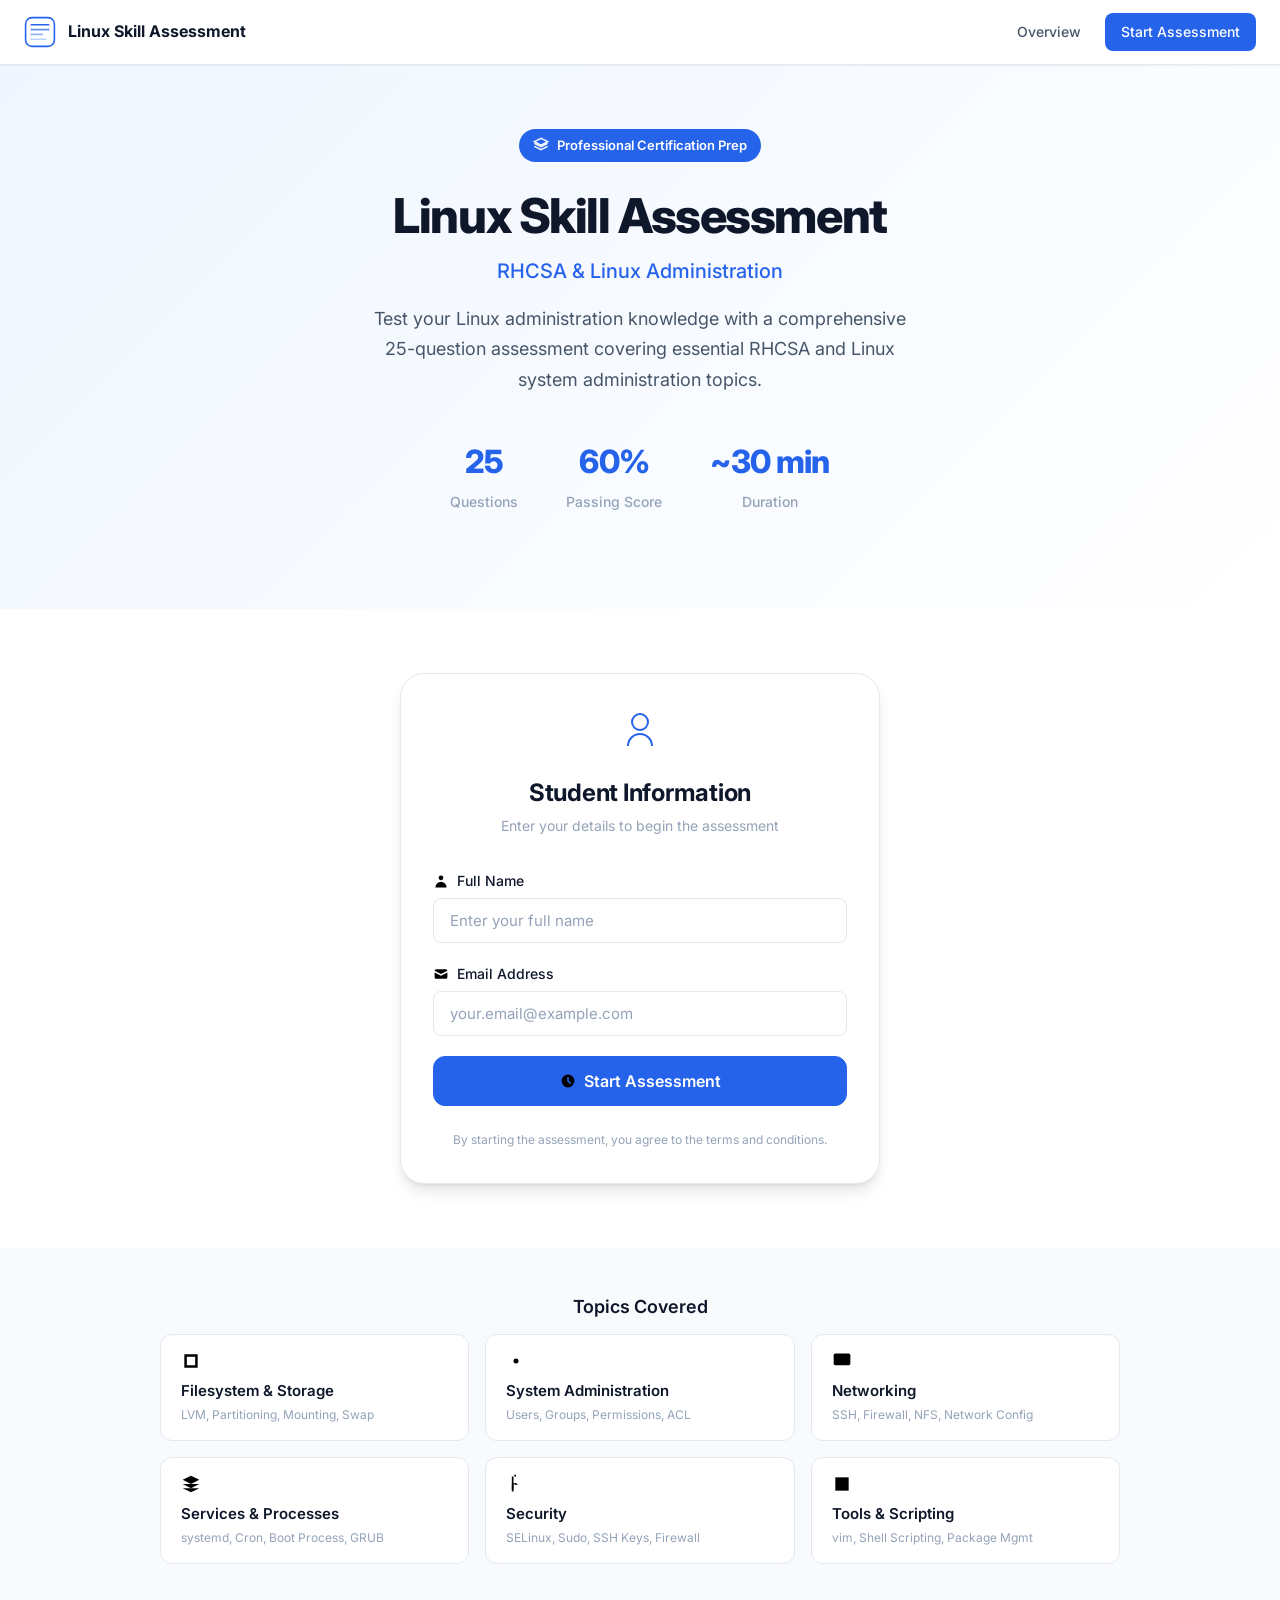
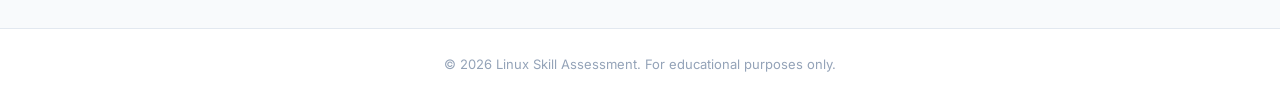
<file: index.html>
<!DOCTYPE html>
<html lang="en">
<head>
    <meta charset="UTF-8">
    <meta name="viewport" content="width=device-width, initial-scale=1.0">
    <title>Linux Skill Assessment - RHCSA & Linux Administration</title>
    <link rel="stylesheet" href="css/style.css">
    <link rel="preconnect" href="https://fonts.googleapis.com">
    <link rel="preconnect" href="https://fonts.gstatic.com" crossorigin>
    <link href="https://fonts.googleapis.com/css2?family=Inter:wght@300;400;500;600;700;800&family=JetBrains+Mono:wght@400;500&display=swap" rel="stylesheet">
    <link rel="icon" href="data:image/svg+xml,<svg xmlns='http://www.w3.org/2000/svg' viewBox='0 0 100 100'><rect width='100' height='100' rx='20' fill='%23f8fafc'/><text y='.9em' font-size='80' x='50%' text-anchor='middle' fill='%232563eb'>🐧</text></svg>">
</head>
<body>
    <header class="header">
        <div class="header-content">
            <div class="logo">
                <svg viewBox="0 0 40 40" class="logo-icon">
                    <rect x="2" y="2" width="36" height="36" rx="8" fill="none" stroke="currentColor" stroke-width="2"/>
                    <rect x="8" y="10" width="24" height="2" rx="1" fill="currentColor"/>
                    <rect x="8" y="16" width="24" height="2" rx="1" fill="currentColor" opacity="0.7"/>
                    <rect x="8" y="22" width="16" height="2" rx="1" fill="currentColor" opacity="0.5"/>
                    <rect x="8" y="28" width="20" height="2" rx="1" fill="currentColor" opacity="0.3"/>
                </svg>
                <span class="logo-text">Linux Skill Assessment</span>
            </div>
            <nav class="nav">
                <a href="#" class="nav-link">Overview</a>
                <a href="#form-section" class="nav-link nav-link-cta">Start Assessment</a>
            </nav>
        </div>
    </header>

    <main class="main">
        <section class="hero">
            <div class="hero-content">
                <div class="badge">
                    <svg viewBox="0 0 24 24" class="badge-icon">
                        <path d="M12 2L2 7l10 5 10-5-10-5zM2 9.5l10 5 10-5M2 14l10 5 10-5" fill="none" stroke="currentColor" stroke-width="2"/>
                    </svg>
                    Professional Certification Prep
                </div>
                <h1 class="hero-title">Linux Skill Assessment</h1>
                <p class="hero-subtitle">RHCSA & Linux Administration</p>
                <p class="hero-description">
                    Test your Linux administration knowledge with a comprehensive 25-question assessment covering essential RHCSA and Linux system administration topics.
                </p>
                <div class="hero-stats">
                    <div class="stat">
                        <span class="stat-number">25</span>
                        <span class="stat-label">Questions</span>
                    </div>
                    <div class="stat">
                        <span class="stat-number">60%</span>
                        <span class="stat-label">Passing Score</span>
                    </div>
                    <div class="stat">
                        <span class="stat-number">~30 min</span>
                        <span class="stat-label">Duration</span>
                    </div>
                </div>
            </div>
        </section>

        <section id="form-section" class="form-section">
            <div class="form-card">
                <div class="form-header">
                    <svg viewBox="0 0 48 48" class="form-icon">
                        <circle cx="24" cy="16" r="8" fill="none" stroke="currentColor" stroke-width="2"/>
                        <path d="M12 40c0-6.627 5.373-12 12-12s12 5.373 12 12" fill="none" stroke="currentColor" stroke-width="2"/>
                    </svg>
                    <h2>Student Information</h2>
                    <p>Enter your details to begin the assessment</p>
                </div>
                <form id="student-form" class="student-form">
                    <div class="form-group">
                        <label for="full-name">
                            <svg viewBox="0 0 20 20" class="label-icon">
                                <path fill-rule="evenodd" d="M10 9a3 3 0 100-6 3 3 0 000 6zm-7 9a7 7 0 1114 0H3z" clip-rule="evenodd"/>
                            </svg>
                            Full Name
                        </label>
                        <input type="text" id="full-name" name="full-name" placeholder="Enter your full name" required autocomplete="name">
                        <span class="error-message" id="name-error">Please enter your full name</span>
                    </div>
                    <div class="form-group">
                        <label for="email">
                            <svg viewBox="0 0 20 20" class="label-icon">
                                <path d="M2.003 5.884L10 9.882l7.997-3.998A2 2 0 0016 4H4a2 2 0 00-1.997 1.884z"/>
                                <path d="M18 8.118l-8 4-8-4V14a2 2 0 002 2h12a2 2 0 002-2V8.118z"/>
                            </svg>
                            Email Address
                        </label>
                        <input type="email" id="email" name="email" placeholder="your.email@example.com" required autocomplete="email">
                        <span class="error-message" id="email-error">Please enter a valid email address</span>
                    </div>
                    <button type="submit" class="btn btn-primary btn-lg">
                        <svg viewBox="0 0 20 20" class="btn-icon">
                            <path fill-rule="evenodd" d="M10 18a8 8 0 100-16 8 8 0 000 16zm1-12a1 1 0 10-2 0v4a1 1 0 00.293.707l2.828 2.829a1 1 0 101.415-1.415L11 9.586V6z" clip-rule="evenodd"/>
                        </svg>
                        Start Assessment
                    </button>
                </form>
                <div class="form-footer">
                    <p>By starting the assessment, you agree to the terms and conditions.</p>
                </div>
            </div>
        </section>

        <section class="topics-section">
            <h3 class="section-title">Topics Covered</h3>
            <div class="topics-grid">
                <div class="topic-card">
                    <svg viewBox="0 0 24 24" class="topic-icon">
                        <path d="M4 4h16v16H4V4zm3 3v10h10V7H7z"/>
                    </svg>
                    <span>Filesystem & Storage</span>
                    <small>LVM, Partitioning, Mounting, Swap</small>
                </div>
                <div class="topic-card">
                    <svg viewBox="0 0 24 24" class="topic-icon">
                        <circle cx="12" cy="12" r="3"/>
                        <path d="M12 1v4M12 19v4M1 12h4M19 12h4"/>
                    </svg>
                    <span>System Administration</span>
                    <small>Users, Groups, Permissions, ACL</small>
                </div>
                <div class="topic-card">
                    <svg viewBox="0 0 24 24" class="topic-icon">
                        <rect x="2" y="3" width="20" height="14" rx="2"/>
                        <path d="M8 21h8M12 17v4"/>
                    </svg>
                    <span>Networking</span>
                    <small>SSH, Firewall, NFS, Network Config</small>
                </div>
                <div class="topic-card">
                    <svg viewBox="0 0 24 24" class="topic-icon">
                        <path d="M12 2L2 7l10 5 10-5-10-5z"/>
                        <path d="M2 12l10 5 10-5"/>
                        <path d="M2 17l10 5 10-5"/>
                    </svg>
                    <span>Services & Processes</span>
                    <small>systemd, Cron, Boot Process, GRUB</small>
                </div>
                <div class="topic-card">
                    <svg viewBox="0 0 24 24" class="topic-icon">
                        <path d="M9 11H7v2h2v-1h1v-1z"/>
                        <path d="M13 11h-2v2h2v-1h1v1h-1v1z"/>
                        <path d="M9 13H7v6h2v-6h1v-2h2v2h-1z"/>
                        <path d="M9 3H7v18h2V3h1V1h2V3h-1z"/>
                    </svg>
                    <span>Security</span>
                    <small>SELinux, Sudo, SSH Keys, Firewall</small>
                </div>
                <div class="topic-card">
                    <svg viewBox="0 0 24 24" class="topic-icon">
                        <path d="M4 4h16v16H4V4z"/>
                        <path d="M9 4v16M15 4v16M4 9h16M4 15h16"/>
                    </svg>
                    <span>Tools & Scripting</span>
                    <small>vim, Shell Scripting, Package Mgmt</small>
                </div>
            </div>
        </section>
    </main>

    <footer class="footer">
        <div class="footer-content">
            <p>&copy; 2026 Linux Skill Assessment. For educational purposes only.</p>
        </div>
    </footer>

    <script src="js/questions.js"></script>
    <script src="js/app.js"></script>
</body>
</html>
</file>
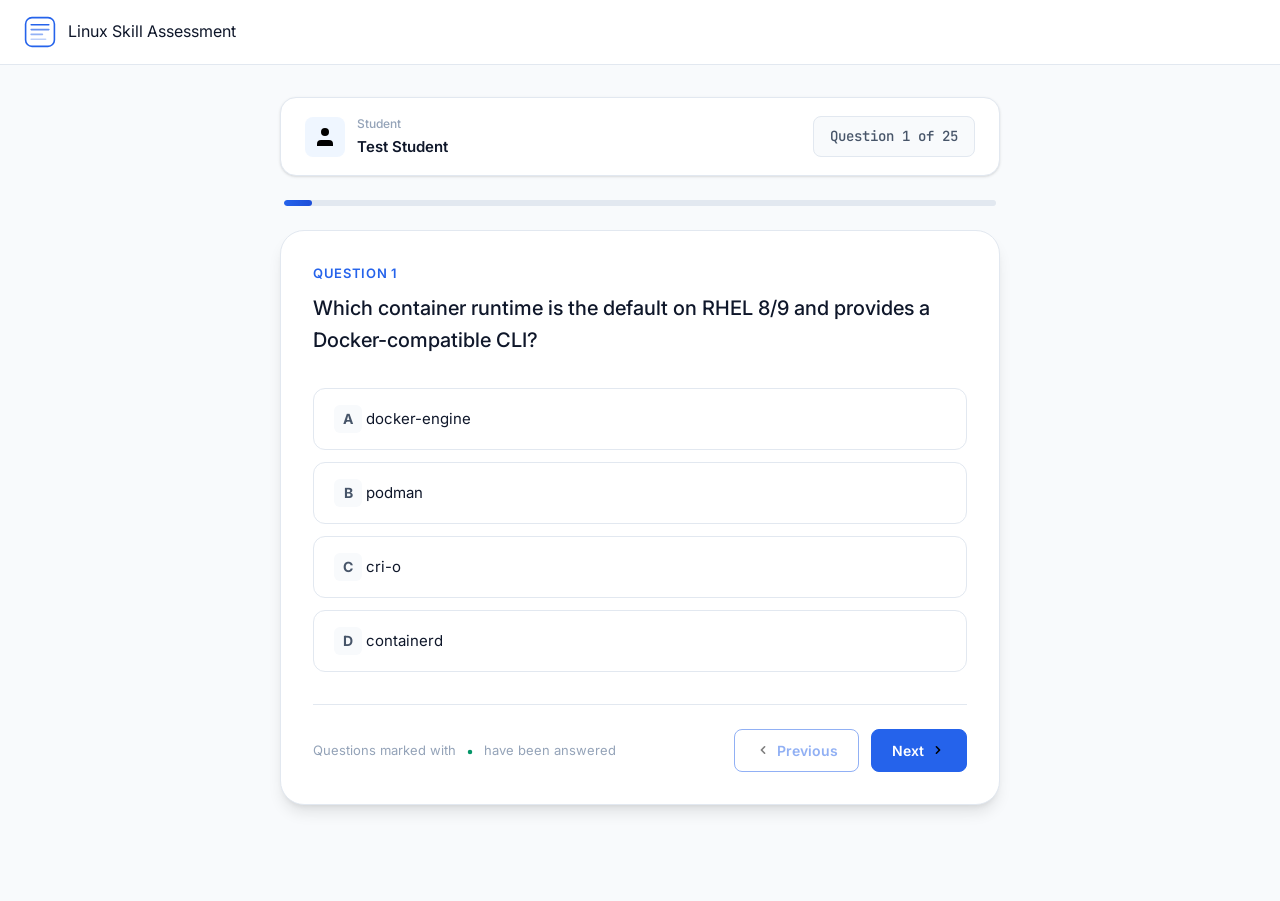
<file: quiz.html>
<!DOCTYPE html>
<html lang="en">
<head>
    <meta charset="UTF-8">
    <meta name="viewport" content="width=device-width, initial-scale=1.0">
    <title>Linux Skill Assessment - Exam</title>
    <link rel="stylesheet" href="css/style.css">
    <link rel="preconnect" href="https://fonts.googleapis.com">
    <link rel="preconnect" href="https://fonts.gstatic.com" crossorigin>
    <link href="https://fonts.googleapis.com/css2?family=Inter:wght@300;400;500;600;700;800&family=JetBrains+Mono:wght@400;500&display=swap" rel="stylesheet">
    <link rel="icon" href="data:image/svg+xml,<svg xmlns='http://www.w3.org/2000/svg' viewBox='0 0 100 100'><rect width='100' height='100' rx='20' fill='%23f8fafc'/><text y='.9em' font-size='80' x='50%' text-anchor='middle' fill='%232563eb'>🐧</text></svg>">
</head>
<body>
    <header class="exam-header">
        <div class="header-content">
            <div class="logo">
                <svg viewBox="0 0 40 40" class="logo-icon">
                    <rect x="2" y="2" width="36" height="36" rx="8" fill="none" stroke="currentColor" stroke-width="2"/>
                    <rect x="8" y="10" width="24" height="2" rx="1" fill="currentColor"/>
                    <rect x="8" y="16" width="24" height="2" rx="1" fill="currentColor" opacity="0.7"/>
                    <rect x="8" y="22" width="16" height="2" rx="1" fill="currentColor" opacity="0.5"/>
                    <rect x="8" y="28" width="20" height="2" rx="1" fill="currentColor" opacity="0.3"/>
                </svg>
                <span>Linux Skill Assessment</span>
            </div>
        </div>
    </header>

    <main class="exam-main">
        <div class="exam-container">
            <div class="exam-info-bar">
                <div class="student-info">
                    <div class="student-avatar" id="student-avatar">
                        <svg viewBox="0 0 24 24" class="avatar-icon">
                            <path d="M20 21v-2a4 4 0 00-4-4H8a4 4 0 00-4 4v2"/>
                            <circle cx="12" cy="7" r="4"/>
                        </svg>
                    </div>
                    <div class="student-details">
                        <span class="student-label">Student</span>
                        <span class="student-name" id="display-name">Loading...</span>
                    </div>
                </div>
                <div class="question-counter" id="question-counter">
                    Question 1 of 25
                </div>
            </div>

            <div class="progress-container">
                <div class="progress-bar-bg">
                    <div class="progress-bar-fill" id="progress-bar-fill"></div>
                </div>
            </div>

            <div class="exam-card">
                <div class="question-area" id="question-area">
                    <div class="question-number" id="question-number">Question 1</div>
                    <div class="question-text" id="question-text">
                        Loading question...
                    </div>
                </div>

                <div class="options-container" id="options-container"></div>

                <div class="navigation-bar">
                    <div class="nav-info" id="nav-info">
                        <span class="nav-hint">Questions marked with <svg viewBox="0 0 16 16" class="nav-dot"><circle cx="8" cy="8" r="3" fill="currentColor"/></svg> have been answered</span>
                    </div>
                    <div class="nav-buttons">
                        <button type="button" class="btn btn-outline" id="prev-btn" disabled>
                            <svg viewBox="0 0 20 20" class="btn-icon">
                                <path fill-rule="evenodd" d="M12.707 5.293a1 1 0 010 1.414L9.414 10l3.293 3.293a1 1 0 01-1.414 1.414l-4-4a1 1 0 010-1.414l4-4a1 1 0 011.414 0z" clip-rule="evenodd"/>
                            </svg>
                            Previous
                        </button>
                        <button type="button" class="btn btn-primary" id="next-btn">
                            Next
                            <svg viewBox="0 0 20 20" class="btn-icon">
                                <path fill-rule="evenodd" d="M7.293 14.707a1 1 0 010-1.414L10.586 10 7.293 6.707a1 1 0 011.414-1.414l4 4a1 1 0 010 1.414l-4 4a1 1 0 01-1.414 0z" clip-rule="evenodd"/>
                            </svg>
                        </button>
                    </div>
                </div>
            </div>
        </div>
    </main>

    <script src="js/questions.js"></script>
    <script>
    // Quiz page logic - standalone (does NOT load app.js to avoid conflicts)
    (function() {
        'use strict';
        
        const displayName = document.getElementById('display-name');
        const questionNumber = document.getElementById('question-number');
        const questionText = document.getElementById('question-text');
        const questionCounter = document.getElementById('question-counter');
        const progressBarFill = document.getElementById('progress-bar-fill');
        const optionsContainer = document.getElementById('options-container');
        const prevBtn = document.getElementById('prev-btn');
        const nextBtn = document.getElementById('next-btn');
        
        // Get student info from localStorage (set by app.js after form submission on index.html)
        const storedName = localStorage.getItem('lsa_studentName');
        const storedEmail = localStorage.getItem('lsa_studentEmail');
        
        // Initialize state - use real student data if available, otherwise fallback for testing
        const state = {
            studentName: storedName || 'Test Student',
            studentEmail: storedEmail || 'student@example.com',
            questions: shuffleQuestions(QUESTIONS, true),
            currentIndex: 0,
            answers: {},
            isAnswerShuffled: true,
            isSubmitted: false
        };
        
        // Store quiz state in localStorage
        localStorage.setItem('lsa_questions', JSON.stringify(state.questions));
        localStorage.setItem('lsa_currentIndex', '0');
        localStorage.setItem('lsa_answers', JSON.stringify({}));
        
        displayName.textContent = state.studentName;
        
        function renderQuestion() {
            const question = state.questions[state.currentIndex];
            if (!question) return;
            
            questionNumber.textContent = `Question ${state.currentIndex + 1}`;
            questionText.textContent = question.question;
            questionCounter.textContent = `Question ${state.currentIndex + 1} of ${state.questions.length}`;
            
            const progress = ((state.currentIndex + 1) / state.questions.length) * 100;
            progressBarFill.style.width = `${progress}%`;
            
            // Update buttons
            prevBtn.disabled = state.currentIndex === 0;
            
            if (state.currentIndex === state.questions.length - 1) {
                nextBtn.innerHTML = `
                    Submit Assessment
                    <svg viewBox="0 0 20 20" class="btn-icon">
                        <path fill-rule="evenodd" d="M16.707 5.293a1 1 0 010 1.414l-8 8a1 1 0 01-1.414 0l-4-4a1 1 0 011.414-1.414L8 12.586l7.293-7.293a1 1 0 011.414 0z" clip-rule="evenodd"/>
                    </svg>
                `;
            } else {
                nextBtn.innerHTML = `
                    Next
                    <svg viewBox="0 0 20 20" class="btn-icon">
                        <path fill-rule="evenodd" d="M7.293 14.707a1 1 0 010-1.414L10.586 10 7.293 6.707a1 1 0 011.414-1.414l4 4a1 1 0 010 1.414l-4 4a1 1 0 01-1.414 0z" clip-rule="evenodd"/>
                    </svg>
                `;
            }
            
            // Render options
            renderOptions(question);
        }
        
        function renderOptions(question) {
            optionsContainer.innerHTML = '';
            
            const markers = ['A', 'B', 'C', 'D'];
            
            for (let i = 0; i < question.options.length; i++) {
                const optionDiv = document.createElement('div');
                optionDiv.className = 'option not-selected';
                optionDiv.dataset.option = i.toString();
                
                const radioId = `option-${i}`;
                optionDiv.innerHTML = `
                    <input type="radio" name="answer" id="${radioId}" value="${i}">
                    <label for="${radioId}">
                        <span class="option-marker">${markers[i]}</span>
                        <span class="option-text" id="${radioId}-text">${question.options[i]}</span>
                    </label>
                `;
                
                // Check if previously selected
                if (state.answers[question.id] === i) {
                    optionDiv.classList.add('selected');
                }
                
                optionsContainer.appendChild(optionDiv);
            }
            
            // Add click handlers
            optionsContainer.querySelectorAll('.option').forEach(el => {
                el.addEventListener('click', function() {
                    const radio = this.querySelector('input[type="radio"]');
                    if (radio) {
                        radio.checked = true;
                        optionsContainer.querySelectorAll('.option').forEach(o => {
                            o.classList.remove('selected');
                            o.classList.add('not-selected');
                        });
                        this.classList.add('selected');
                        this.classList.remove('not-selected');
                        
                        const q = state.questions[state.currentIndex];
                        state.answers[q.id] = parseInt(radio.value, 10);
                    }
                });
            });
        }
        
        function goToNext() {
            if (state.currentIndex < state.questions.length - 1) {
                // Save current answer before moving
                saveAnswersToLocalStorage();
                state.currentIndex++;
                renderQuestion();
                window.scrollTo({ top: 0, behavior: 'smooth' });
            } else {
                // Submit
                submitAssessment();
            }
        }
        
        function goToPrevious() {
            if (state.currentIndex > 0) {
                // Save current answer before moving
                saveAnswersToLocalStorage();
                state.currentIndex--;
                renderQuestion();
                window.scrollTo({ top: 0, behavior: 'smooth' });
            }
        }
        
        function saveAnswersToLocalStorage() {
            localStorage.setItem('lsa_answers', JSON.stringify(state.answers));
        }
        
        function submitAssessment() {
            // Save state
            localStorage.setItem('lsa_currentIndex', state.currentIndex.toString());
            localStorage.setItem('lsa_answers', JSON.stringify(state.answers));
            
            // Calculate results
            let correct = 0;
            state.questions.forEach(q => {
                if (state.answers[q.id] === q.correctAnswer) {
                    correct++;
                }
            });
            
            const total = state.questions.length;
            const percentage = Math.round((correct / total) * 100);
            const passed = percentage >= 60;
            
            const assessmentDate = new Date().toLocaleString('en-US', {
                weekday: 'long',
                year: 'numeric',
                month: 'long',
                day: 'numeric',
                hour: '2-digit',
                minute: '2-digit'
            });
            
            const results = {
                studentName: state.studentName,
                studentEmail: state.studentEmail,
                assessmentDate: assessmentDate,
                totalQuestions: total,
                correctAnswers: correct,
                incorrectAnswers: total - correct,
                score: `${correct} / ${total}`,
                percentage: percentage,
                passed: passed
            };
            
            localStorage.setItem('lsa_results', JSON.stringify(results));
            localStorage.setItem('lsa_isSubmitted', 'true');
            
            window.location.href = 'result.html';
        }
        
        // Event listeners
        nextBtn.addEventListener('click', goToNext);
        prevBtn.addEventListener('click', goToPrevious);
        
        // Keyboard navigation
        document.addEventListener('keydown', function(e) {
            if (e.key === 'ArrowLeft') {
                goToPrevious();
            } else if (e.key === 'ArrowRight') {
                goToNext();
            } else if (e.key >= '1' && e.key <= '4') {
                const index = parseInt(e.key, 10) - 1;
                const radio = document.getElementById(`option-${index}`);
                if (radio) {
                    radio.checked = true;
                    radio.dispatchEvent(new Event('click'));
                }
            }
        });
        
        // Initial render
        renderQuestion();
    })();
    </script>
</body>
</html>
</file>
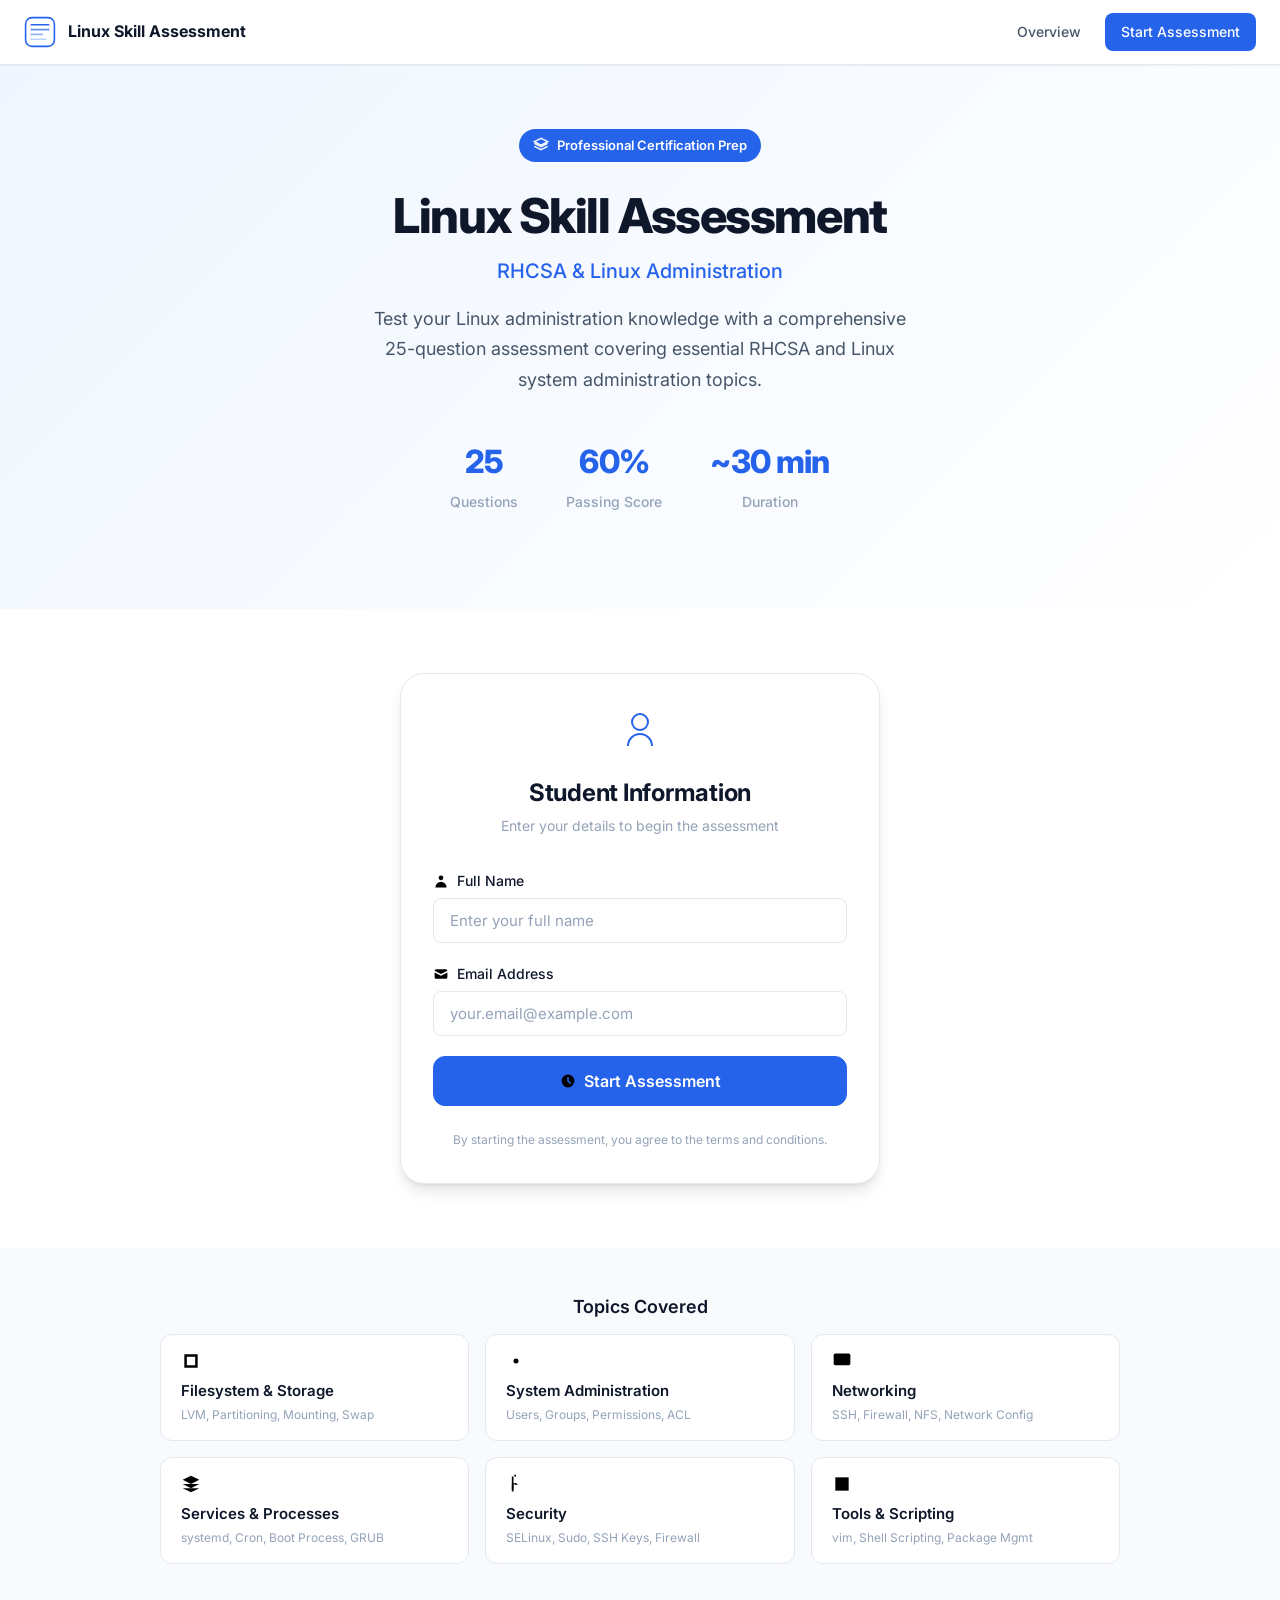
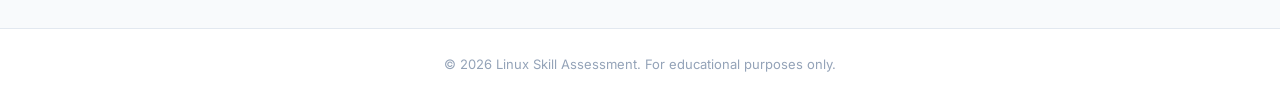
<file: result.html>
<!DOCTYPE html>
<html lang="en">
<head>
    <meta charset="UTF-8">
    <meta name="viewport" content="width=device-width, initial-scale=1.0">
    <title>Linux Skill Assessment - Results</title>
    <link rel="stylesheet" href="css/style.css">
    <link rel="preconnect" href="https://fonts.googleapis.com">
    <link rel="preconnect" href="https://fonts.gstatic.com" crossorigin>
    <link href="https://fonts.googleapis.com/css2?family=Inter:wght@300;400;500;600;700;800&family=JetBrains+Mono:wght@400;500&display=swap" rel="stylesheet">
    <link rel="icon" href="data:image/svg+xml,<svg xmlns='http://www.w3.org/2000/svg' viewBox='0 0 100 100'><rect width='100' height='100' rx='20' fill='%23f8fafc'/><text y='.9em' font-size='80' x='50%' text-anchor='middle' fill='%232563eb'>🐧</text></svg>">
</head>
<body>
    <header class="header">
        <div class="header-content">
            <div class="logo">
                <svg viewBox="0 0 40 40" class="logo-icon">
                    <rect x="2" y="2" width="36" height="36" rx="8" fill="none" stroke="currentColor" stroke-width="2"/>
                    <rect x="8" y="10" width="24" height="2" rx="1" fill="currentColor"/>
                    <rect x="8" y="16" width="24" height="2" rx="1" fill="currentColor" opacity="0.7"/>
                    <rect x="8" y="22" width="16" height="2" rx="1" fill="currentColor" opacity="0.5"/>
                    <rect x="8" y="28" width="20" height="2" rx="1" fill="currentColor" opacity="0.3"/>
                </svg>
                <span class="logo-text">Linux Skill Assessment</span>
            </div>
        </div>
    </header>

    <main class="result-main">
        <div class="result-container">
            <div class="result-card">
                <div class="result-header" id="result-header">
                    <div class="result-icon" id="result-icon">
                        <svg viewBox="0 0 48 48" class="result-svg icon-pass">
                            <circle cx="24" cy="24" r="22" fill="none" stroke="currentColor" stroke-width="2"/>
                            <path d="M14 28l6-6 6 6M14 20l6 6 6-6" stroke="currentColor" stroke-width="2" stroke-linecap="round" stroke-linejoin="round"/>
                        </svg>
                        <svg viewBox="0 0 48 48" class="result-svg icon-fail" style="display:none">
                            <circle cx="24" cy="24" r="22" fill="none" stroke="currentColor" stroke-width="2"/>
                            <path d="M16 16l16 16M32 16l-16 16" stroke="currentColor" stroke-width="3" stroke-linecap="round"/>
                        </svg>
                    </div>
                    <h2 class="result-title" id="result-title">EXAM COMPLETED</h2>
                    <div class="result-status" id="result-status">PASS</div>
                </div>

                <div class="result-body">
                    <div class="result-info">
                        <div class="info-row">
                            <span class="info-label">
                                <svg viewBox="0 0 20 20" class="info-icon">
                                    <path d="M20 21v-2a4 4 0 00-4-4H8a4 4 0 00-4 4v2"/>
                                    <circle cx="12" cy="7" r="4"/>
                                </svg>
                                Student Name
                            </span>
                            <span class="info-value" id="result-name">-</span>
                        </div>
                        <div class="info-row">
                            <span class="info-label">
                                <svg viewBox="0 0 20 20" class="info-icon">
                                    <path d="M2.003 5.884L10 9.882l7.997-3.998A2 2 0 0016 4H4a2 2 0 00-1.997 1.884z"/>
                                    <path d="M18 8.118l-8 4-8-4V14a2 2 0 002 2h12a2 2 0 002-2V8.118z"/>
                                </svg>
                                Email Address
                            </span>
                            <span class="info-value" id="result-email">-</span>
                        </div>
                        <div class="info-row">
                            <span class="info-label">
                                <svg viewBox="0 0 20 20" class="info-icon">
                                    <path fill-rule="evenodd" d="M10 18a8 8 0 100-16 8 8 0 000 16zm1-12a1 1 0 10-2 0v4a1 1 0 00.293.707l2.828 2.829a1 1 0 101.415-1.415L11 9.586V6z" clip-rule="evenodd"/>
                                </svg>
                                Assessment Date
                            </span>
                            <span class="info-value" id="result-date">-</span>
                        </div>
                        <div class="info-divider"></div>
                        <div class="info-row">
                            <span class="info-label">
                                <svg viewBox="0 0 20 20" class="info-icon">
                                    <path d="M9 2a1 1 0 000 2h2a1 1 0 100-2H9z"/>
                                    <path d="M3 5a2 2 0 012-2 3 3 0 003 3h6a3 3 0 003-3 2 2 0 012 2v6h2a1 1 0 100-2h-6V5z"/>
                                </svg>
                                Total Questions
                            </span>
                            <span class="info-value" id="result-total">25</span>
                        </div>
                        <div class="info-row">
                            <span class="info-label">
                                <svg viewBox="0 0 20 20" class="info-icon icon-correct">
                                    <path fill-rule="evenodd" d="M16.707 5.293a1 1 0 010 1.414l-8 8a1 1 0 01-1.414 0l-4-4a1 1 0 011.414-1.414L8 12.586l7.293-7.293a1 1 0 011.414 0z" clip-rule="evenodd"/>
                                </svg>
                                Correct Answers
                            </span>
                            <span class="info-value info-value-correct" id="result-correct">0</span>
                        </div>
                        <div class="info-row">
                            <span class="info-label">
                                <svg viewBox="0 0 20 20" class="info-icon icon-incorrect">
                                    <path fill-rule="evenodd" d="M4.293 4.293a1 1 0 011.414 0L10 8.586l4.293-4.293a1 1 0 111.414 1.414L11.414 10l4.293 4.293a1 1 0 01-1.414 1.414L10 11.414l-4.293 4.293a1 1 0 01-1.414-1.414L8.586 10 4.293 5.707a1 1 0 010-1.414z" clip-rule="evenodd"/>
                                </svg>
                                Incorrect Answers
                            </span>
                            <span class="info-value info-value-incorrect" id="result-incorrect">0</span>
                        </div>
                        <div class="info-divider"></div>
                        <div class="info-row info-row-highlight">
                            <span class="info-label">
                                <svg viewBox="0 0 20 20" class="info-icon">
                                    <path fill-rule="evenodd" d="M2 11a1 1 0 011-1h2a1 1 0 011 1v5a1 1 0 01-1 1H3a1 1 0 01-1-1v-5z"/>
                                    <path fill-rule="evenodd" d="M20 11a1 1 0 01-1-1h-2a1 1 0 01-1 1v5a1 1 0 011 1h2a1 1 0 011-1v-5zM6 11a1 1 0 011-1h2a1 1 0 011 1v5a1 1 0 01-1 1H7a1 1 0 01-1-1v-5zM14 11a1 1 0 011-1h2a1 1 0 011 1v5a1 1 0 01-1 1h-2a1 1 0 01-1-1v-5z" clip-rule="evenodd"/>
                                </svg>
                                Score
                            </span>
                            <span class="info-value info-value-score" id="result-score">0 / 25</span>
                        </div>
                        <div class="info-row">
                            <span class="info-label">
                                <svg viewBox="0 0 20 20" class="info-icon">
                                    <path d="M5 3a2 2 0 00-2 2v2a2 2 0 002 2h2a2 2 0 002-2V5a2 2 0 00-2-2H5z"/>
                                    <path d="M10 3a2 2 0 00-2 2v2a2 2 0 002 2h2a2 2 0 002-2V5a2 2 0 00-2-2h-2z"/>
                                    <path d="M13 5a2 2 0 012-2h2a2 2 0 012 2v2a2 2 0 01-2 2h-2V5z"/>
                                    <path d="M15 5a2 2 0 00-2 2v2a2 2 0 002 2h2a2 2 0 002-2V5a2 2 0 00-2-2h-2z"/>
                                </svg>
                                Percentage
                            </span>
                            <span class="info-value info-value-percentage" id="result-percentage">0%</span>
                        </div>
                    </div>

                    <div class="result-actions">
                        <button type="button" class="btn btn-outline" id="download-pdf-btn">
                            <svg viewBox="0 0 20 20" class="btn-icon">
                                <path fill-rule="evenodd" d="M9 2a1 1 0 000 2h2a1 1 0 100-2H9z"/>
                                <path fill-rule="evenodd" d="M4 5a2 2 0 012-2 3 3 0 003 3h6a3 3 0 003-3 2 2 0 012 2v6h2a1 1 0 100-2h-6V5z"/>
                                <path d="M16 7a1 1 0 100-2 1 1 0 000 2z"/>
                            </svg>
                            Download Result PDF
                        </button>
                        <button type="button" class="btn btn-primary" id="retry-btn">
                            <svg viewBox="0 0 20 20" class="btn-icon">
                                <path fill-rule="evenodd" d="M4 2a1 1 0 011 1v2.101a7.002 7.002 0 0111.601 2.566 1 1 0 11-1.879.625H5.25a1 1 0 01-1-1V3a1 1 0 011-1h11.5a1 1 0 011 1v2.101a7.002 7.002 0 01-3.898 1.134 1 1 0 01-1.879-.625H13.75a1 1 0 01-1-1V3a1 1 0 011-1H4z" clip-rule="evenodd"/>
                                <path d="M12.5 8a1 1 0 100-2 1 1 0 000 2z"/>
                            </svg>
                            Take Assessment Again
                        </button>
                    </div>
                </div>
            </div>
        </div>
    </main>

    <footer class="footer">
        <div class="footer-content">
            <p>&copy; 2026 Linux Skill Assessment. For educational purposes only.</p>
        </div>
    </footer>

    <script src="js/questions.js"></script>
    <script src="js/app.js"></script>
    <script>
    // Result page standalone logic (in case app.js isn't loaded)
    (function() {
        if (!window.__lsaState || !localStorage.getItem('lsa_results')) {
            // Fallback - check localStorage directly
            const resultsJson = localStorage.getItem('lsa_results');
            if (resultsJson) {
                const results = JSON.parse(resultsJson);
                renderResultsFromJSON(results);
            }
        }
        
        function renderResultsFromJSON(results) {
            const passIcon = document.querySelector('.icon-pass');
            const failIcon = document.querySelector('.icon-fail');
            
            if (results.passed) {
                passIcon.style.display = 'block';
                failIcon.style.display = 'none';
            } else {
                passIcon.style.display = 'none';
                failIcon.style.display = 'block';
            }
            
            document.getElementById('result-status').textContent = results.passed ? 'PASS' : 'FAIL';
            document.getElementById('result-status').className = `result-status ${results.passed ? 'pass' : 'fail'}`;
            document.getElementById('result-name').textContent = results.studentName;
            document.getElementById('result-email').textContent = results.studentEmail;
            document.getElementById('result-date').textContent = results.assessmentDate;
            document.getElementById('result-total').textContent = results.totalQuestions;
            document.getElementById('result-correct').textContent = results.correctAnswers;
            document.getElementById('result-incorrect').textContent = results.incorrectAnswers;
            document.getElementById('result-score').textContent = results.score;
            
            const percentageEl = document.getElementById('result-percentage');
            percentageEl.textContent = `${results.percentage}%`;
            percentageEl.style.color = results.passed ? 'var(--success)' : 'var(--danger)';
        }
    })();
    </script>
</body>
</html>
</file>
<file: css/style.css>
/* Linux Skill Assessment - Professional Theme */

:root {
    --primary: #2563eb;
    --primary-dark: #1d4ed8;
    --primary-light: #3b82f6;
    --primary-bg: #eff6ff;
    
    --success: #059669;
    --success-bg: #ecfdf5;
    --success-text: #065f46;
    
    --danger: #dc2626;
    --danger-bg: #fef2f2;
    --danger-text: #991b1b;
    
    --warning: #d97706;
    --warning-bg: #fffbeb;
    
    --muted: #64748b;
    --muted-light: #94a3b8;
    --muted-bg: #f8fafc;
    
    --border: #e2e8f0;
    --border-dark: #cbd5e1;
    
    --card: #ffffff;
    --card-bg: #f8fafc;
    
    --text: #0f172a;
    --text-secondary: #475569;
    --text-muted: #94a3b8;
    
    --shadow-sm: 0 1px 2px 0 rgb(0 0 0 / 0.05);
    --shadow: 0 1px 3px 0 rgb(0 0 0 / 0.1), 0 1px 2px -1px rgb(0 0 0 / 0.1);
    --shadow-md: 0 4px 6px -1px rgb(0 0 0 / 0.1), 0 2px 4px -2px rgb(0 0 0 / 0.1);
    --shadow-lg: 0 10px 15px -3px rgb(0 0 0 / 0.1), 0 4px 6px -4px rgb(0 0 0 / 0.1);
    --shadow-xl: 0 20px 25px -5px rgb(0 0 0 / 0.1), 0 8px 10px -6px rgb(0 0 0 / 0.1);
    
    --radius-sm: 0.375rem;
    --radius: 0.5rem;
    --radius-md: 0.75rem;
    --radius-lg: 1rem;
    --radius-xl: 1.5rem;
    
    --font-sans: 'Inter', -apple-system, BlinkMacSystemFont, 'Segoe UI', Roboto, sans-serif;
    --font-mono: 'JetBrains Mono', 'Fira Code', monospace;
    
    --transition: 150ms cubic-bezier(0.4, 0, 0.2, 1);
    --transition-fast: 100ms cubic-bezier(0.4, 0, 0.2, 1);
}

*,
*::before,
*::after {
    box-sizing: border-box;
    margin: 0;
    padding: 0;
}

html {
    scroll-behavior: smooth;
}

body {
    font-family: var(--font-sans);
    font-size: 16px;
    line-height: 1.6;
    color: var(--text);
    background-color: var(--muted-bg);
    -webkit-font-smoothing: antialiased;
    -moz-osx-font-smoothing: grayscale;
}

/* Typography */
h1, h2, h3, h4, h5, h6 {
    font-family: var(--font-sans);
    font-weight: 700;
    line-height: 1.25;
    color: var(--text);
}

h1 { font-size: 2.5rem; letter-spacing: -0.02em; }
h2 { font-size: 1.875rem; letter-spacing: -0.01em; }
h3 { font-size: 1.25rem; }
h4 { font-size: 1.125rem; }

p {
    color: var(--text-secondary);
    line-height: 1.7;
}

small {
    font-size: 0.875rem;
    color: var(--text-muted);
}

/* Selection */
::selection {
    background-color: var(--primary-bg);
    color: var(--primary-dark);
}

/* Scrollbar */
::-webkit-scrollbar {
    width: 8px;
    height: 8px;
}

::-webkit-scrollbar-track {
    background: var(--muted-bg);
}

::-webkit-scrollbar-thumb {
    background: var(--border-dark);
    border-radius: 4px;
}

::-webkit-scrollbar-thumb:hover {
    background: var(--muted-light);
}

/* Buttons */
.btn {
    display: inline-flex;
    align-items: center;
    justify-content: center;
    gap: 0.5rem;
    padding: 0.625rem 1.25rem;
    font-family: var(--font-sans);
    font-size: 0.875rem;
    font-weight: 600;
    line-height: 1.5;
    text-decoration: none;
    border-radius: var(--radius);
    border: 1px solid transparent;
    cursor: pointer;
    transition: all var(--transition);
    white-space: nowrap;
}

.btn:focus-visible {
    outline: 2px solid var(--primary);
    outline-offset: 2px;
}

.btn:disabled {
    opacity: 0.5;
    cursor: not-allowed;
}

.btn-primary {
    background-color: var(--primary);
    color: white;
    border-color: var(--primary);
}

.btn-primary:hover:not(:disabled) {
    background-color: var(--primary-dark);
    border-color: var(--primary-dark);
    transform: translateY(-1px);
    box-shadow: var(--shadow-md);
}

.btn-primary:active:not(:disabled) {
    transform: translateY(0);
}

.btn-outline {
    background-color: transparent;
    color: var(--primary);
    border-color: var(--primary);
}

.btn-outline:hover:not(:disabled) {
    background-color: var(--primary-bg);
    transform: translateY(-1px);
}

.btn-lg {
    padding: 0.75rem 1.5rem;
    font-size: 1rem;
    border-radius: var(--radius-md);
}

/* Header */
.header {
    position: sticky;
    top: 0;
    z-index: 100;
    background-color: var(--card);
    border-bottom: 1px solid var(--border);
    box-shadow: var(--shadow-sm);
}

.header-content {
    max-width: 1280px;
    margin: 0 auto;
    padding: 0 1.5rem;
    height: 64px;
    display: flex;
    align-items: center;
    justify-content: space-between;
}

.nav {
    display: flex;
    align-items: center;
    gap: 1.5rem;
}

.nav-link {
    font-size: 0.875rem;
    font-weight: 500;
    color: var(--text-secondary);
    text-decoration: none;
    transition: color var(--transition);
}

.nav-link:hover {
    color: var(--primary);
}

.nav-link-cta {
    background-color: var(--primary);
    color: white !important;
    padding: 0.5rem 1rem;
    border-radius: var(--radius);
}

.nav-link-cta:hover {
    background-color: var(--primary-dark);
    color: white !important;
}

.logo {
    display: flex;
    align-items: center;
    gap: 0.75rem;
}

.logo-icon {
    width: 32px;
    height: 32px;
    color: var(--primary);
}

.logo-text {
    font-weight: 700;
    font-size: 1rem;
    color: var(--text);
}

/* Main */
.main {
    min-height: calc(100vh - 64px);
}

.hero {
    background: linear-gradient(135deg, var(--primary-bg) 0%, var(--card) 100%);
    padding: 4rem 1.5rem 6rem;
    text-align: center;
}

.hero-content {
    max-width: 720px;
    margin: 0 auto;
}

.badge {
    display: inline-flex;
    align-items: center;
    gap: 0.5rem;
    padding: 0.375rem 0.875rem;
    background-color: var(--primary);
    color: white;
    font-size: 0.8125rem;
    font-weight: 600;
    border-radius: 999px;
    margin-bottom: 1.5rem;
}

.badge-icon {
    width: 16px;
    height: 16px;
}

.hero-title {
    font-size: 3rem;
    font-weight: 800;
    color: var(--text);
    margin-bottom: 0.5rem;
    letter-spacing: -0.03em;
}

.hero-subtitle {
    font-size: 1.25rem;
    font-weight: 500;
    color: var(--primary);
    margin-bottom: 1rem;
}

.hero-description {
    font-size: 1.125rem;
    color: var(--text-secondary);
    max-width: 560px;
    margin: 0 auto 2.5rem;
}

.hero-stats {
    display: flex;
    justify-content: center;
    gap: 3rem;
}

.stat {
    display: flex;
    flex-direction: column;
    align-items: center;
    gap: 0.25rem;
}

.stat-number {
    font-size: 2rem;
    font-weight: 800;
    color: var(--primary);
    letter-spacing: -0.02em;
}

.stat-label {
    font-size: 0.875rem;
    color: var(--text-muted);
    font-weight: 500;
}

/* Section */
.section-title {
    font-size: 1.125rem;
    font-weight: 600;
    color: var(--text);
    text-align: center;
    margin-bottom: 1rem;
}

/* Form Section */
.form-section {
    padding: 4rem 1.5rem;
    background-color: var(--card);
}

.form-card {
    max-width: 480px;
    margin: 0 auto;
    background-color: var(--card);
    border: 1px solid var(--border);
    border-radius: var(--radius-xl);
    padding: 2rem;
    box-shadow: var(--shadow-lg);
}

.form-header {
    text-align: center;
    margin-bottom: 2rem;
}

.form-icon {
    width: 48px;
    height: 48px;
    color: var(--primary);
    margin-bottom: 1rem;
}

.form-header h2 {
    font-size: 1.5rem;
    margin-bottom: 0.375rem;
}

.form-header p {
    color: var(--text-muted);
    font-size: 0.875rem;
}

/* Form */
.student-form {
    display: flex;
    flex-direction: column;
    gap: 1.25rem;
}

.form-group {
    display: flex;
    flex-direction: column;
    gap: 0.375rem;
}

.form-group label {
    display: flex;
    align-items: center;
    gap: 0.5rem;
    font-size: 0.875rem;
    font-weight: 500;
    color: var(--text);
}

.label-icon {
    width: 16px;
    height: 16px;
    color: var(--primary);
}

.form-group input {
    width: 100%;
    padding: 0.75rem 1rem;
    font-family: var(--font-sans);
    font-size: 0.9375rem;
    color: var(--text);
    background-color: var(--card);
    border: 1px solid var(--border);
    border-radius: var(--radius);
    transition: all var(--transition);
}

.form-group input::placeholder {
    color: var(--text-muted);
}

.form-group input:focus {
    outline: none;
    border-color: var(--primary);
    box-shadow: 0 0 0 3px var(--primary-bg);
}

.form-group input.error {
    border-color: var(--danger);
    box-shadow: 0 0 0 3px var(--danger-bg);
}

.error-message {
    display: none;
    font-size: 0.8125rem;
    color: var(--danger);
    font-weight: 500;
    margin-top: 0.25rem;
}

.error-message.show {
    display: block;
}

.form-footer {
    margin-top: 1.5rem;
    text-align: center;
}

.form-footer p {
    font-size: 0.75rem;
    color: var(--text-muted);
}

/* Topics Section */
.topics-section {
    padding: 3rem 1.5rem 4rem;
    background-color: var(--muted-bg);
}

.topics-grid {
    max-width: 960px;
    margin: 0 auto;
    display: grid;
    grid-template-columns: repeat(auto-fit, minmax(250px, 1fr));
    gap: 1rem;
}

.topic-card {
    display: flex;
    flex-direction: column;
    align-items: flex-start;
    gap: 0.25rem;
    padding: 1rem 1.25rem;
    background-color: var(--card);
    border: 1px solid var(--border);
    border-radius: var(--radius-md);
    transition: all var(--transition);
}

.topic-card:hover {
    border-color: var(--primary);
    box-shadow: var(--shadow);
    transform: translateY(-2px);
}

.topic-icon {
    width: 20px;
    height: 20px;
    color: var(--primary);
    margin-bottom: 0.25rem;
}

.topic-card span {
    font-weight: 600;
    font-size: 0.9375rem;
    color: var(--text);
}

.topic-card small {
    font-size: 0.75rem;
    color: var(--text-muted);
    line-height: 1.4;
}

/* Footer */
.footer {
    background-color: var(--card);
    border-top: 1px solid var(--border);
    padding: 1.5rem;
    text-align: center;
}

.footer-content p {
    font-size: 0.8125rem;
    color: var(--text-muted);
}

/* ==================== QUIZ PAGE ==================== */

.exam-header {
    background-color: var(--card);
    border-bottom: 1px solid var(--border);
    box-shadow: var(--shadow-sm);
}

.exam-main {
    min-height: calc(100vh - 64px);
    background-color: var(--muted-bg);
    padding: 2rem 1rem;
}

.exam-container {
    max-width: 720px;
    margin: 0 auto;
    display: flex;
    flex-direction: column;
    gap: 1.5rem;
}

.exam-info-bar {
    display: flex;
    align-items: center;
    justify-content: space-between;
    gap: 1rem;
    padding: 1rem 1.5rem;
    background-color: var(--card);
    border: 1px solid var(--border);
    border-radius: var(--radius-lg);
    box-shadow: var(--shadow);
}

.student-info {
    display: flex;
    align-items: center;
    gap: 0.75rem;
}

.student-avatar {
    width: 40px;
    height: 40px;
    background-color: var(--primary-bg);
    border-radius: var(--radius);
    display: flex;
    align-items: center;
    justify-content: center;
}

.avatar-icon {
    width: 24px;
    height: 24px;
    color: var(--primary);
}

.student-details {
    display: flex;
    flex-direction: column;
    gap: 0.125rem;
}

.student-label {
    font-size: 0.75rem;
    color: var(--text-muted);
    font-weight: 500;
}

.student-name {
    font-weight: 600;
    color: var(--text);
    font-size: 0.9375rem;
}

.question-counter {
    font-family: var(--font-mono);
    font-size: 0.875rem;
    font-weight: 500;
    color: var(--text-secondary);
    background-color: var(--muted-bg);
    padding: 0.5rem 1rem;
    border-radius: var(--radius);
    border: 1px solid var(--border);
}

/* Progress Bar */
.progress-container {
    display: flex;
    flex-direction: column;
    gap: 0.5rem;
    padding: 0 0.25rem;
}

.progress-bar-bg {
    height: 6px;
    background-color: var(--border);
    border-radius: 3px;
    overflow: hidden;
}

.progress-bar-fill {
    height: 100%;
    background: linear-gradient(90deg, var(--primary) 0%, var(--primary-dark) 100%);
    border-radius: 3px;
    transition: width 0.3s ease;
    width: 0%;
}

.progress-steps {
    display: flex;
    justify-content: space-between;
    padding: 0.25rem 0.125rem;
}

.progress-step {
    width: 8px;
    height: 8px;
    border-radius: 50%;
    background-color: var(--border-dark);
    transition: all var(--transition);
    flex-shrink: 0;
}

.progress-step.active {
    background-color: var(--primary);
    box-shadow: 0 0 0 3px var(--primary-bg);
}

.progress-step.answered {
    background-color: var(--success);
}

/* Exam Card */
.exam-card {
    background-color: var(--card);
    border: 1px solid var(--border);
    border-radius: var(--radius-xl);
    padding: 2rem;
    box-shadow: var(--shadow-lg);
}

.question-area {
    margin-bottom: 2rem;
}

.question-number {
    font-size: 0.8125rem;
    font-weight: 600;
    color: var(--primary);
    text-transform: uppercase;
    letter-spacing: 0.05em;
    margin-bottom: 0.5rem;
}

.question-text {
    font-size: 1.25rem;
    font-weight: 500;
    color: var(--text);
    line-height: 1.5;
    line-height: 1.6;
}

/* Options */
.options-container {
    display: flex;
    flex-direction: column;
    gap: 0.75rem;
    margin-bottom: 2rem;
}

.option {
    display: flex;
    align-items: flex-start;
    gap: 1rem;
    padding: 1rem 1.25rem;
    background-color: var(--card);
    border: 1px solid var(--border);
    border-radius: var(--radius-md);
    cursor: pointer;
    transition: all var(--transition);
    position: relative;
}

.option:hover {
    border-color: var(--primary-light);
    background-color: var(--primary-bg);
}

.option.selected {
    border-color: var(--primary);
    background-color: var(--primary-bg);
    box-shadow: 0 0 0 3px var(--primary-bg);
}

.option.correct {
    border-color: var(--success);
    background-color: var(--success-bg);
}

.option.incorrect {
    border-color: var(--danger);
    background-color: var(--danger-bg);
}

.option-marker {
    display: inline-flex;
    align-items: center;
    justify-content: center;
    width: 28px;
    height: 28px;
    background-color: var(--muted-bg);
    color: var(--text-secondary);
    font-weight: 700;
    font-size: 0.875rem;
    border-radius: var(--radius-sm);
    flex-shrink: 0;
    transition: all var(--transition);
}

.option.selected .option-marker {
    background-color: var(--primary);
    color: white;
}

.option:not(.selected) input[type="radio"] {
    position: absolute;
    opacity: 0;
    pointer-events: none;
    width: 0;
    height: 0;
}

.option-text {
    flex: 1;
    padding-top: 0.125rem;
    font-size: 0.9375rem;
    color: var(--text);
    line-height: 1.5;
}

/* Navigation */
.navigation-bar {
    display: flex;
    align-items: center;
    justify-content: space-between;
    gap: 1rem;
    padding-top: 1.5rem;
    border-top: 1px solid var(--border);
}

.nav-info {
    font-size: 0.8125rem;
}

.nav-hint {
    color: var(--text-muted);
}

.nav-hint svg {
    display: inline;
    width: 12px;
    height: 12px;
    color: var(--success);
    vertical-align: middle;
    margin: 0 0.25rem;
}

.nav-hint .nav-dot {
    fill: var(--success);
}

.nav-buttons {
    display: flex;
    gap: 0.75rem;
}

.nav-buttons .btn {
    gap: 0.375rem;
}

.btn-icon {
    width: 16px;
    height: 16px;
}

/* ==================== RESULT PAGE ==================== */

.result-main {
    min-height: calc(100vh - 64px);
    background-color: var(--muted-bg);
    padding: 3rem 1rem;
    display: flex;
    justify-content: center;
    align-items: flex-start;
    padding-top: 3rem;
}

.result-container {
    width: 100%;
    max-width: 560px;
}

.result-card {
    background-color: var(--card);
    border: 1px solid var(--border);
    border-radius: var(--radius-xl);
    overflow: hidden;
    box-shadow: var(--shadow-xl);
}

.result-header {
    padding: 2rem;
    text-align: center;
    border-bottom: 1px solid var(--border);
}

.result-icon {
    width: 64px;
    height: 64px;
    margin: 0 auto 1.25rem;
}

.result-svg {
    width: 100%;
    height: 100%;
}

.result-svg.icon-pass {
    color: var(--success);
}

.result-svg.icon-fail {
    color: var(--danger);
}

.result-title {
    font-size: 1.5rem;
    font-weight: 700;
    margin-bottom: 0.5rem;
}

.result-status {
    display: inline-block;
    padding: 0.375rem 1.25rem;
    font-size: 0.875rem;
    font-weight: 700;
    text-transform: uppercase;
    letter-spacing: 0.05em;
    border-radius: 999px;
    margin-bottom: 0.5rem;
}

.result-status.pass {
    background-color: var(--success-bg);
    color: var(--success-text);
    border: 1px solid var(--success);
}

.result-status.fail {
    background-color: var(--danger-bg);
    color: var(--danger-text);
    border: 1px solid var(--danger);
}

.result-body {
    padding: 2rem;
}

.result-info {
    display: flex;
    flex-direction: column;
    gap: 0.75rem;
}

.info-row {
    display: flex;
    align-items: flex-start;
    gap: 0.75rem;
    padding: 0.5rem 0;
}

.info-label {
    display: flex;
    align-items: center;
    gap: 0.5rem;
    flex: 0 0 140px;
    font-size: 0.875rem;
    font-weight: 500;
    color: var(--text-secondary);
}

.info-icon {
    width: 16px;
    height: 16px;
    color: var(--muted-light);
    flex-shrink: 0;
}

.info-icon.icon-correct {
    color: var(--success);
}

.info-icon.icon-incorrect {
    color: var(--danger);
}

.info-value {
    flex: 1;
    font-size: 0.9375rem;
    color: var(--text);
    font-weight: 500;
}

.info-value-correct {
    color: var(--success);
    font-weight: 700;
}

.info-value-incorrect {
    color: var(--danger);
    font-weight: 700;
}

.info-value-score {
    font-family: var(--font-mono);
    font-weight: 600;
    color: var(--primary);
    font-size: 1.125rem;
}

.info-value-percentage {
    font-family: var(--font-mono);
    font-weight: 700;
    font-size: 1.25rem;
    color: var(--primary);
}

.info-divider {
    height: 1px;
    background-color: var(--border);
    margin: 0.25rem 0;
}

.info-row-highlight {
    background-color: var(--primary-bg);
    border-radius: var(--radius);
    margin: 0.25rem -1rem;
    padding: 0.75rem 1rem;
}

.result-actions {
    display: flex;
    flex-direction: column;
    gap: 0.75rem;
    margin-top: 2rem;
    padding-top: 1.5rem;
    border-top: 1px solid var(--border);
}

.result-actions .btn {
    width: 100%;
    justify-content: center;
}

.result-actions .btn-icon {
    width: 18px;
    height: 18px;
}

/* ==================== MEDIA QUERIES ==================== */

/* Tablets */
@media (max-width: 768px) {
    .hero {
        padding: 3rem 1.5rem 4rem;
    }

    .hero-title {
        font-size: 2rem;
    }

    .hero-subtitle {
        font-size: 1.125rem;
    }

    .hero-stats {
        gap: 2rem;
    }

    .stat-number {
        font-size: 1.5rem;
    }

    .form-card {
        padding: 1.5rem;
    }

    .exam-info-bar {
        flex-direction: column;
        align-items: flex-start;
        gap: 0.75rem;
    }

    .question-counter {
        align-self: flex-start;
    }

    .exam-card {
        padding: 1.5rem;
    }

    .question-text {
        font-size: 1.125rem;
    }

    .option {
        padding: 0.875rem 1rem;
    }

    .nav-buttons {
        width: 100%;
        justify-content: space-between;
    }

    .nav-info {
        display: none;
    }

    .result-body {
        padding: 1.5rem;
    }

    .info-row {
        flex-wrap: wrap;
    }

    .info-label {
        flex: 0 0 auto;
        padding-bottom: 0.25rem;
    }
}

/* Mobile */
@media (max-width: 480px) {
    .hero-title {
        font-size: 1.75rem;
    }

    .hero-subtitle {
        font-size: 1rem;
    }

    .hero-description {
        font-size: 1rem;
    }

    .hero-stats {
        gap: 1.5rem;
    }

    .form-card {
        padding: 1.25rem;
    }

    .form-header {
        margin-bottom: 1.5rem;
    }

    .exam-card {
        padding: 1.25rem;
    }

    .question-text {
        font-size: 1rem;
    }

    .result-header {
        padding: 1.5rem;
    }

    .result-body {
        padding: 1.25rem;
    }

    .info-label {
        flex-basis: 100%;
        flex: 0 0 100%;
    }
}

/* Print styles for PDF generation */
@media print {
    .header,
    .footer,
    .result-actions,
    .btn {
        display: none !important;
    }

    .result-card {
        box-shadow: none;
        border: none;
        border-radius: 0;
    }

    .result-main {
        padding: 0;
        background: white;
    }

    .result-container {
        max-width: none;
    }
}
</file>
